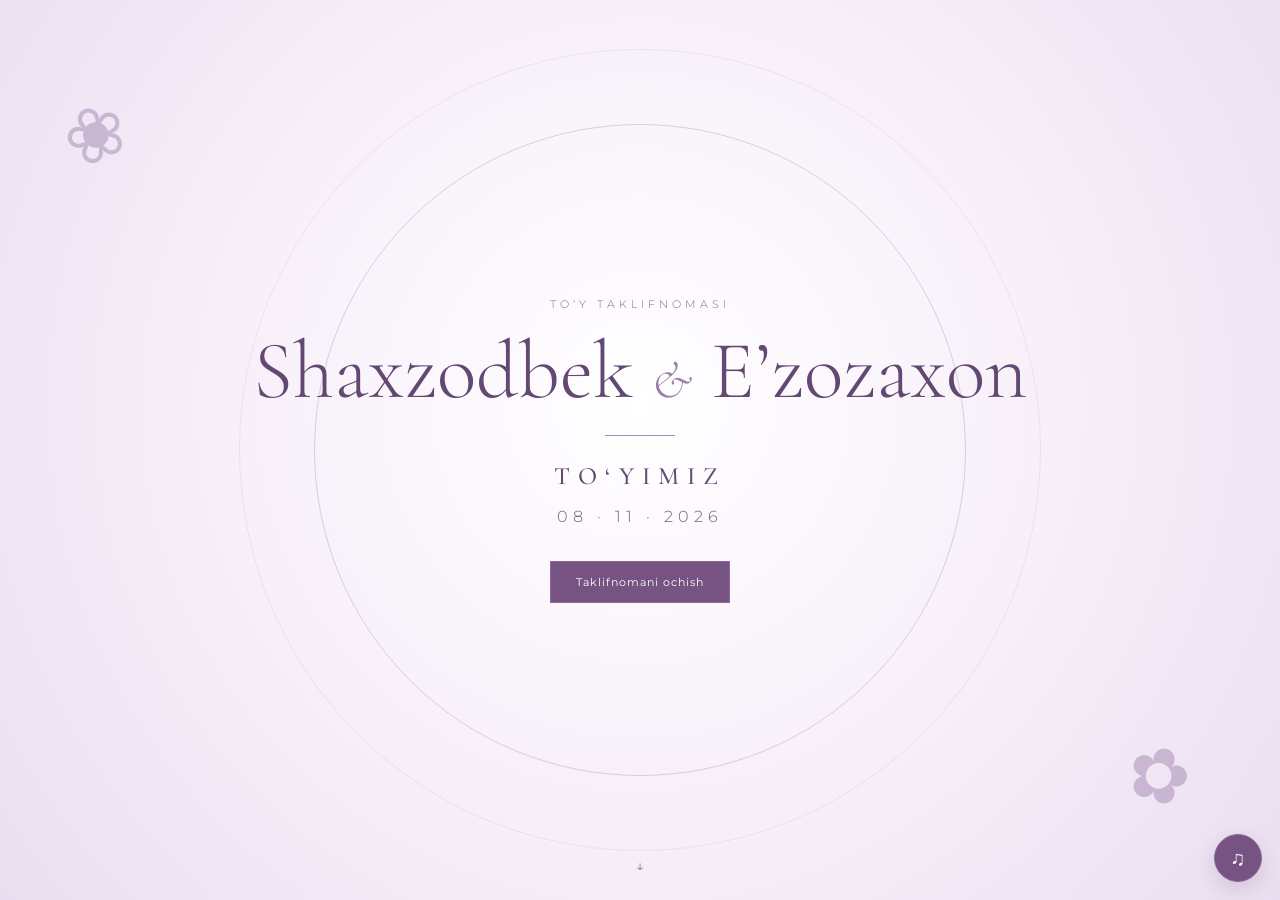
<file: index.html>
<!DOCTYPE html>
<html lang="uz">
<head>
  <meta charset="UTF-8">
  <meta name="viewport" content="width=device-width, initial-scale=1.0">
  <meta name="theme-color" content="#7c5a91">
  <title>Shaxzodbek & E’zozaxon — To‘yimiz</title>
  <link rel="preconnect" href="https://fonts.googleapis.com">
  <link rel="preconnect" href="https://fonts.gstatic.com" crossorigin>
  <link href="https://fonts.googleapis.com/css2?family=Cormorant+Garamond:wght@400;500;600&family=Montserrat:wght@300;400;500&display=swap" rel="stylesheet">
  <link rel="stylesheet" href="style.css">
</head>
<body>
  <div class="petals" aria-hidden="true"></div>

  <section class="cover" id="cover">
    <div class="flower flower-a">❀</div>
    <div class="flower flower-b">✿</div>
    <div class="cover-inner">
      <p class="eyebrow">TO‘Y TAKLIFNOMASI</p>
      <div class="names">Shaxzodbek <span>&</span> E’zozaxon</div>
      <div class="line"></div>
      <h1>TO‘YIMIZ</h1>
      <p class="date">08 · 11 · 2026</p>
      <button class="open-btn" id="openBtn">Taklifnomani ochish</button>
    </div>
    <div class="scroll-hint">↓</div>
  </section>

  <main id="main" class="hidden">
    <section class="section intro reveal">
      <div class="ornament">❦</div>
      <p class="eyebrow">AZIZ YAQINLARIMIZ VA QADRLI MEHMONLAR!</p>
      <h2>Sizni to‘yimizga taklif qilamiz</h2>
      <p class="text">
        Hayotimizdagi eng go‘zal va unutilmas kunlardan biri —
        to‘yimiz munosabati bilan Sizni samimiy davramizga taklif qilamiz.
        Quvonchimizga sherik bo‘lib, baxtli kunimizda biz bilan birga bo‘lishingizni istaymiz.
      </p>
      <div class="signature">Shaxzodbek & E’zozaxon</div>
    </section>

    <section class="section details reveal">
      <div class="flower-corner">❀</div>
      <p class="eyebrow">TO‘YIMIZ</p>
      <div class="detail-grid">
        <div class="detail-card">
          <span class="icon">♡</span>
          <small>SANA</small>
          <strong>8-noyabr, 2026-yil</strong>
        </div>
        <div class="detail-card">
          <span class="icon">◷</span>
          <small>VAQT</small>
          <strong>14:00</strong>
        </div>
        <div class="detail-card wide">
          <span class="icon">⌖</span>
          <small>MANZIL</small>
          <strong>"OZODA" to‘yxonasi</strong>
          <p>Sirdaryo viloyati, Guliston tumani,<br>
          Dehqonobod shaharchasi,<br>
          Turkiston ko‘chasi</p>
          <a class="map-btn" href="https://www.google.com/maps/search/?api=1&query=OZODA+to'yxonasi+Dehqonobod+Guliston+Sirdaryo" target="_blank" rel="noopener">Xaritada ko‘rish</a>
        </div>
      </div>
    </section>

    <section class="section countdown-section reveal">
      <div class="flower flower-c">✿</div>
      <p class="eyebrow">BIZNING KUNIMIZGACHA</p>
      <h2>Har bir lahzani intiqlik bilan kutamiz</h2>
      <div class="countdown" id="countdown">
        <div><strong id="days">00</strong><span>kun</span></div>
        <div><strong id="hours">00</strong><span>soat</span></div>
        <div><strong id="minutes">00</strong><span>daqiqa</span></div>
        <div><strong id="seconds">00</strong><span>soniya</span></div>
      </div>
    </section>

    <section class="section rsvp reveal">
      <div class="ornament">❦</div>
      <h2>Sizni kutib qolamiz!</h2>
      <p class="text">To‘yimizda ishtirok etishingizni oldindan tasdiqlashingizni so‘raymiz.</p>
    <div class="rsvp-buttons">
  <a href="https://t.me/@isroilova_99?text=Assalomu%20alaykum!%20Shaxzodbek%20va%20E%27zozaxonning%20to%27yiga%20albatta%20kelaman"
     target="_blank" rel="noopener">
    Albatta kelaman
  </a>
  <a href="https://t.me/@isroilova_99?text=Assalomu%20alaykum!%20Afsuski%2C%20Shaxzodbek%20va%20E%27zozaxonning%20to%27yiga%20kela%20olmayman"
     target="_blank" rel="noopener" class="secondary">
    Kela olmayman
  </a>
</div>
    </section>

    <section class="final reveal">
      <div class="final-flower">❀</div>
      <div class="names small">Shaxzodbek <span>&</span> E’zozaxon</div>
      <h2>Sizni kutib qolamiz!</h2>
      <p>08 · 11 · 2026</p>
      <div class="final-flower">✿</div>
    </section>
  </main>

  <button class="music" id="musicBtn" aria-label="Musiqani yoqish yoki o‘chirish">♫</button>
  <audio id="audio" loop>
    
    <source src="./music.mp3" type="audio/mpeg">
  </audio>

  <script src="script.js"></script>
</body>
</html>
</file>
<file: style.css>
*{box-sizing:border-box}html{scroll-behavior:smooth}body{margin:0;background:#f8f4f9;color:#493d50;font-family:Montserrat,sans-serif;font-weight:300}.cover{min-height:100vh;display:flex;align-items:center;justify-content:center;text-align:center;position:relative;overflow:hidden;background:radial-gradient(circle at 50% 45%,#fff 0,#f8f1fa 45%,#eadff0 100%)}.cover:before,.cover:after{content:"";position:absolute;border:1px solid rgba(124,90,145,.25);border-radius:50%;width:62vw;height:62vw;max-width:650px;max-height:650px}.cover:after{width:75vw;height:75vw;max-width:800px;max-height:800px;border-color:rgba(124,90,145,.1)}.cover-inner{position:relative;z-index:2;padding:30px}.eyebrow{letter-spacing:4px;font-size:11px;color:#856b93;margin:0 0 22px}.names{font-family:"Cormorant Garamond",serif;font-size:clamp(48px,10vw,82px);line-height:.95;color:#624872}.names span{font-size:.65em;font-style:italic;color:#9b80a8}.line{width:70px;height:1px;background:#a88bb3;margin:25px auto}.cover h1{font-family:"Cormorant Garamond",serif;letter-spacing:8px;font-weight:500;font-size:25px;margin:0;color:#624872}.date{letter-spacing:5px;margin:16px 0 35px;color:#765c82}.open-btn,.map-btn,.rsvp-buttons a{border:1px solid #8b6c99;background:#765383;color:#fff;text-decoration:none;padding:13px 25px;display:inline-block;font:400 11px Montserrat,sans-serif;letter-spacing:1px;transition:.3s}.open-btn:hover,.map-btn:hover,.rsvp-buttons a:hover{background:#60416e;transform:translateY(-2px)}.scroll-hint{position:absolute;bottom:25px;z-index:3;animation:bounce 1.8s infinite;color:#80618b}.section{max-width:900px;margin:auto;padding:110px 24px;text-align:center;position:relative}.intro{min-height:75vh;display:flex;flex-direction:column;justify-content:center}.ornament,.final-flower{font-family:serif;color:#9a78a6;font-size:32px}.section h2,.final h2{font-family:"Cormorant Garamond",serif;font-weight:500;color:#624872;font-size:clamp(35px,6vw,54px);margin:8px 0 25px}.text{max-width:620px;margin:0 auto;line-height:2;font-size:14px;color:#6d6172}.signature{font-family:"Cormorant Garamond",serif;font-size:27px;color:#80618b;margin-top:30px}.details{background:rgba(255,255,255,.48);max-width:100%;padding-left:max(24px,calc((100% - 900px)/2));padding-right:max(24px,calc((100% - 900px)/2))}.detail-grid{display:grid;grid-template-columns:1fr 1fr;gap:18px;margin-top:35px}.detail-card{background:rgba(255,255,255,.72);padding:35px 20px;border:1px solid rgba(125,90,145,.14);box-shadow:0 10px 30px rgba(90,65,100,.06)}.detail-card.wide{grid-column:1/-1}.detail-card .icon{display:block;color:#9a78a6;font-size:27px;margin-bottom:13px}.detail-card small{display:block;letter-spacing:3px;font-size:9px;color:#8a728f;margin-bottom:9px}.detail-card strong{display:block;font-family:"Cormorant Garamond",serif;font-size:25px;color:#624872;font-weight:500}.detail-card p{line-height:1.8;font-size:12px;color:#6d6172}.map-btn{margin-top:8px}.flower,.flower-c,.flower-corner{position:absolute;font-family:serif;color:rgba(125,90,145,.34);font-size:75px;pointer-events:none}.flower-a{left:5%;top:10%;transform:rotate(-25deg)}.flower-b{right:7%;bottom:9%;transform:rotate(18deg)}.flower-c{right:5%;top:15%;font-size:65px}.flower-corner{right:5%;top:7%;font-size:70px}.countdown-section{overflow:hidden}.countdown{display:flex;justify-content:center;gap:12px;margin-top:45px;flex-wrap:wrap}.countdown div{min-width:115px;padding:24px 12px;border:1px solid rgba(125,90,145,.18);background:rgba(255,255,255,.58)}.countdown strong{display:block;font-family:"Cormorant Garamond",serif;font-size:43px;color:#624872;font-weight:500}.countdown span{font-size:9px;letter-spacing:2px;color:#8b728f}.rsvp{background:#eee5f1;max-width:100%;padding-left:24px;padding-right:24px}.rsvp-buttons{display:flex;justify-content:center;gap:12px;margin-top:30px;flex-wrap:wrap}.rsvp-buttons .secondary{background:transparent;color:#765383}.note{font-size:9px;color:#918595;margin-top:22px}.final{min-height:55vh;display:flex;flex-direction:column;align-items:center;justify-content:center;text-align:center;background:radial-gradient(circle,#fff 0,#f1e7f3 100%);padding:70px 24px}.names.small{font-size:46px}.final p{letter-spacing:4px;color:#765c82}.music{position:fixed;right:18px;bottom:18px;width:48px;height:48px;border-radius:50%;border:1px solid #8b6c99;background:#765383;color:#fff;z-index:10;font-size:20px;cursor:pointer;box-shadow:0 7px 20px rgba(60,40,70,.15)}.hidden{display:none}.reveal{opacity:0;transform:translateY(30px);transition:opacity .9s ease,transform .9s ease}.reveal.visible{opacity:1;transform:none}.petals{position:fixed;inset:0;pointer-events:none;z-index:9;overflow:hidden}.petal{position:absolute;top:-30px;color:rgba(137,96,153,.25);font-size:16px;animation:fall linear forwards}@keyframes fall{to{transform:translate3d(var(--drift),110vh,0) rotate(540deg)}}@keyframes bounce{50%{transform:translateY(8px)}}@media(max-width:600px){.detail-grid{grid-template-columns:1fr}.detail-card.wide{grid-column:auto}.countdown div{min-width:70px}.countdown strong{font-size:34px}.names{font-size:52px}.section{padding-top:85px;padding-bottom:85px}}
</file>
